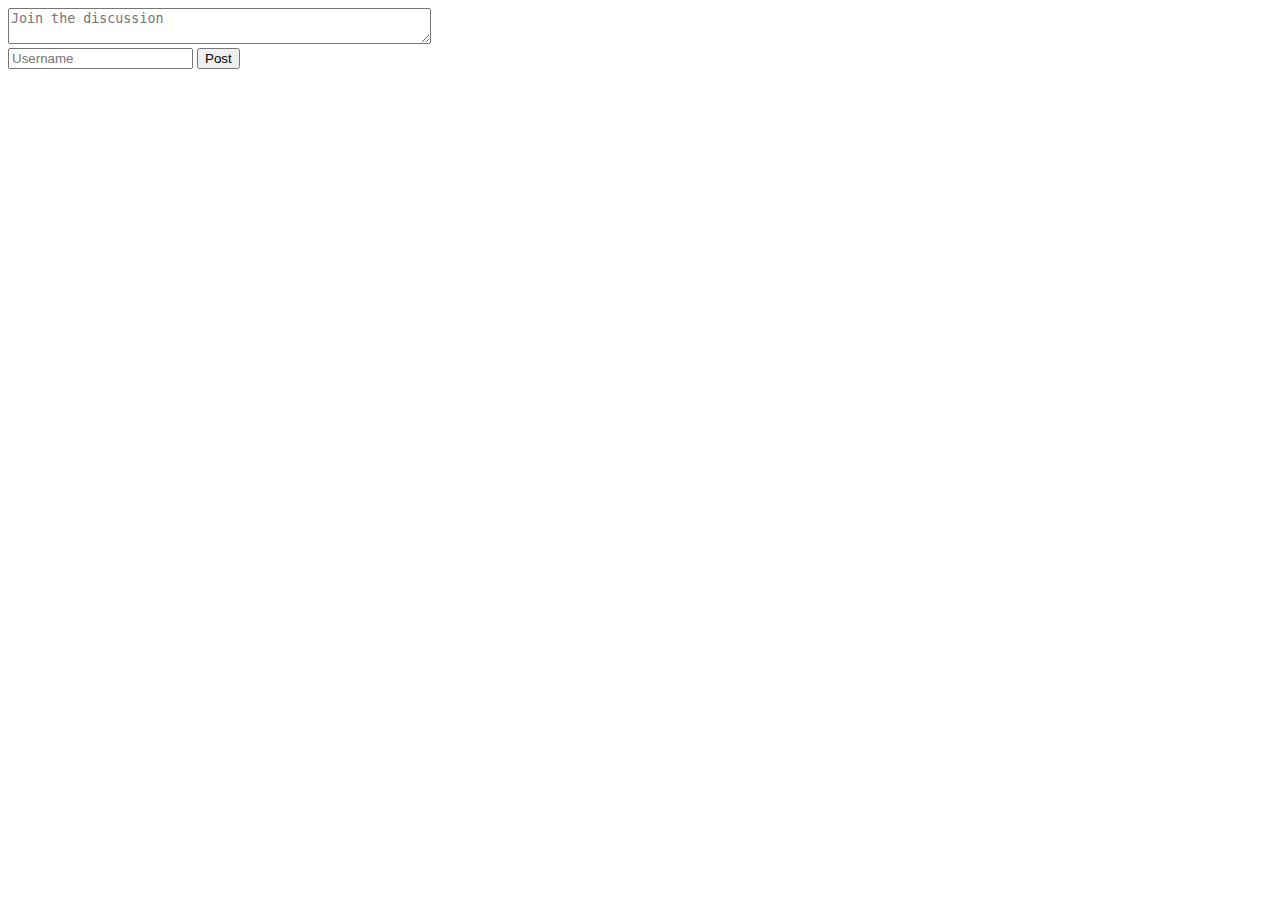
<file: Frontend/CommentWidget/index.html>
<!DOCTYPE html>
<html>
  <head>
    <title>Simple Commenting Widget</title>
    <link href="style.css" type="text/css" rel="stylesheet" />
  </head>
  <body>
    <textarea
      id="joinDiscussion"
      cols="50"
      placeholder="Join the discussion"
    ></textarea>
    <div>
      <input type="input" id="userName" placeholder="Username" />
      <input type="button" value="Post" id="post" />
    </div>
    <section id="viewComments"></section>
  </body>
  <script src="script.js" type="text/javascript"></script>
</html>
</file>
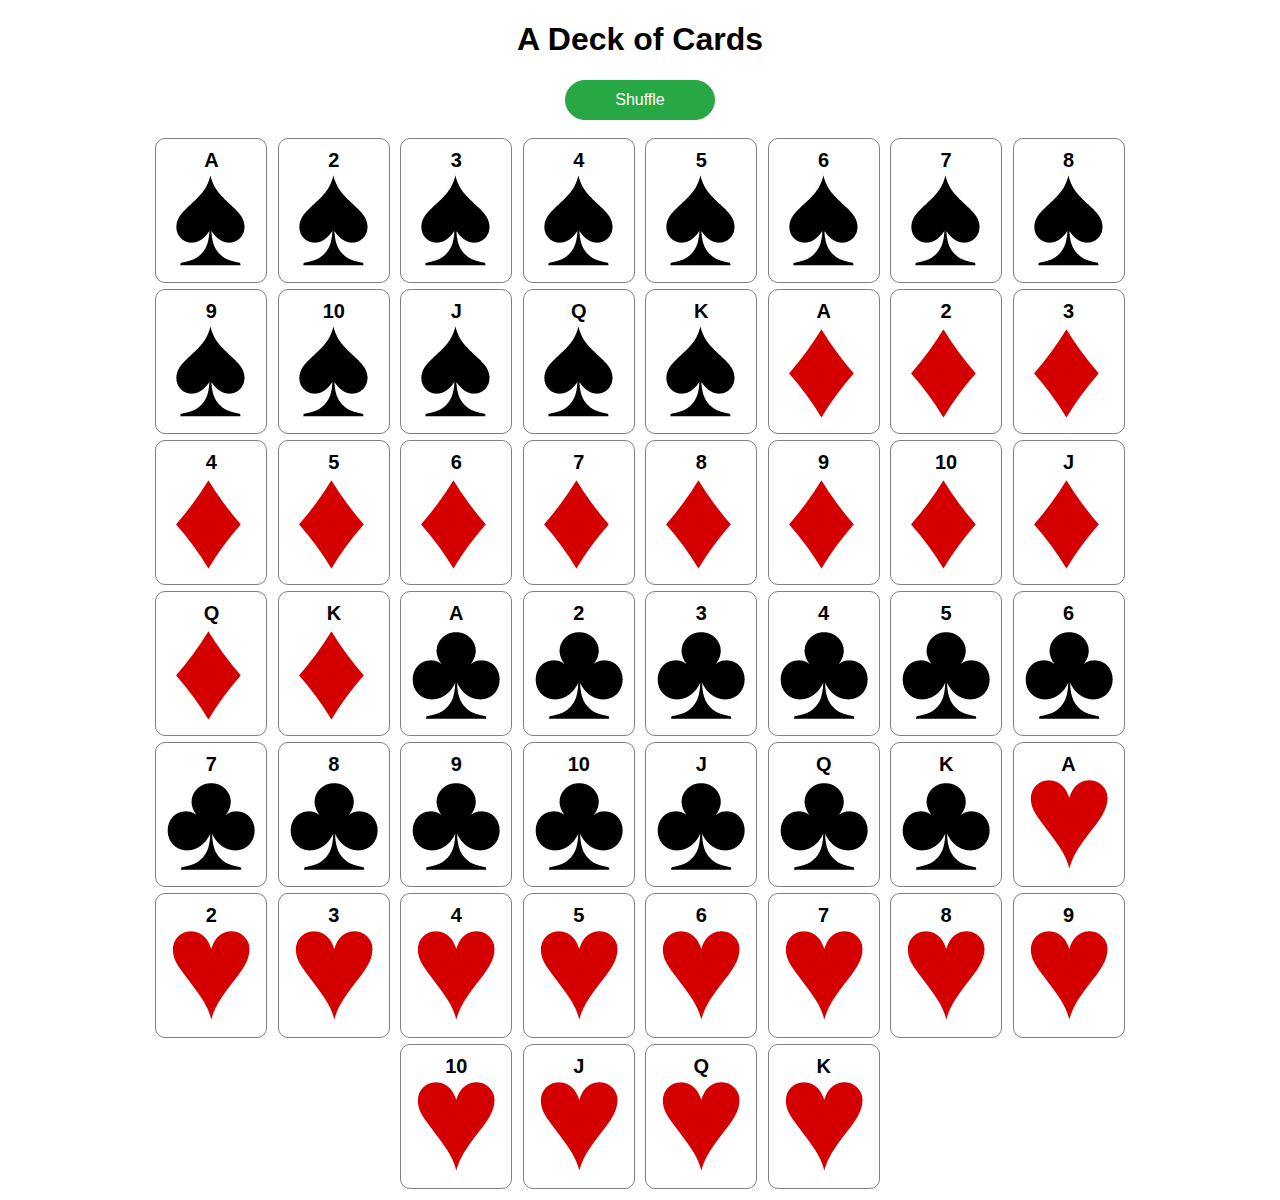
<file: Frontend/DeckOfCards/index.html>
<!DOCTYPE html>
<html>
  <head>
    <meta charset="utf-8" />
    <link rel="stylesheet" href="style.css" />
  </head>
  <body>
    <div class="deck">
      <h1>A Deck of Cards</h1>
      <button class="shuffle">Shuffle</button>
      <div id="deck"></div>

      <script type="text/javascript" src="script.js"></script>
    </div>
  </body>
</html>
</file>
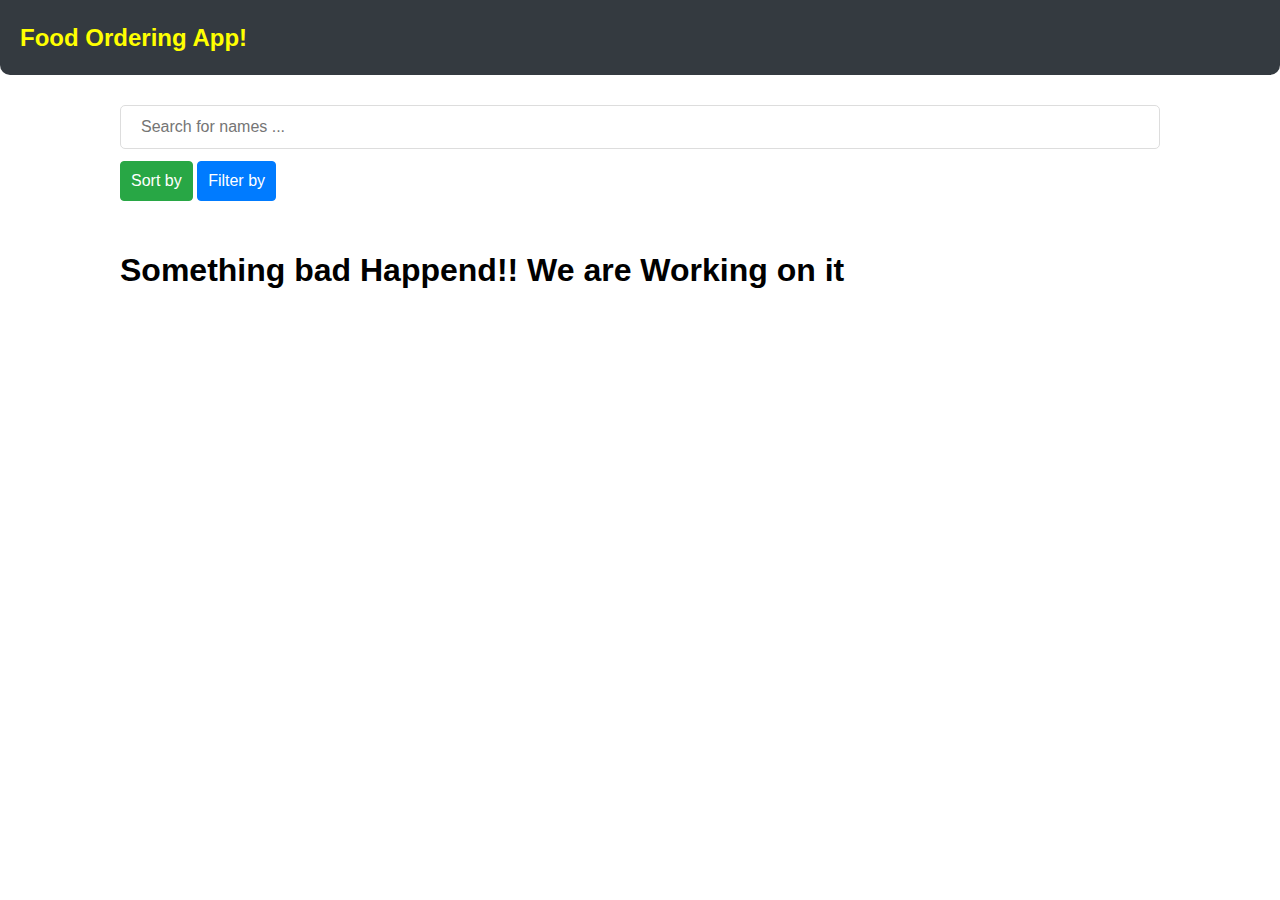
<file: Frontend/FoodOrdering/index.html>
<!DOCTYPE html>
<html>
  <head>
    <meta charset="utf-8" />
    <title>Food Ordering App</title>
    <link rel="stylesheet" href="style.css" />
  </head>

  <body>
    <div class="header">
      <a href="index.html">Food Ordering App!</a>
    </div>
    <div class="container">
      <div>
        <input
          type="text"
          class="search-input"
          id="searchInput"
          placeholder="Search for names ..."
        />
      </div>
      <div class="dropdown">
        <button class="dropdown-button dropdown-sort">Sort by</button>
        <div class="dropdown-content" id="dropdown-sort">
          <a href="#" data-value="Name">Name</a>
          <a href="#" data-value="Rating">Rating</a>
          <a href="#" data-value="ETA">ETA</a>
        </div>
      </div>
      <div class="dropdown">
        <button class="dropdown-button dropdown-filter">Filter by</button>
        <div class="dropdown-content" id="dropdown-filter">
          <a href="#" data-value="">Show All</a>
          <a href="#" data-value="North Indian">North Indian</a>
          <a href="#" data-value="Fast Food">Fast Food</a>
          <a href="#" data-value="Mughlai">Mughlai</a>
          <a href="#" data-value="American">American</a>
          <a href="#" data-value="Indian">Indian</a>
          <a href="#" data-value="Thalis">Thalis</a>
          <a href="#" data-value="Street Food">Street Food</a>
          <a href="#" data-value="Continental">Continental</a>
          <a href="#" data-value="South Indian">South Indian</a>
          <a href="#" data-value="Snacks">Snacks</a>
          <a href="#" data-value="Chinese">Chinese</a>
          <a href="#" data-value="Italian">Italian</a>
          <a href="#" data-value="Cafe">Cafe</a>
        </div>
      </div>
      <div id="RestaurantList" class="restaurant-list"></div>
      <h1 id="NotificationMessage"></h1>
    </div>

    <script src="script.js"></script>
  </body>
</html>
</file>
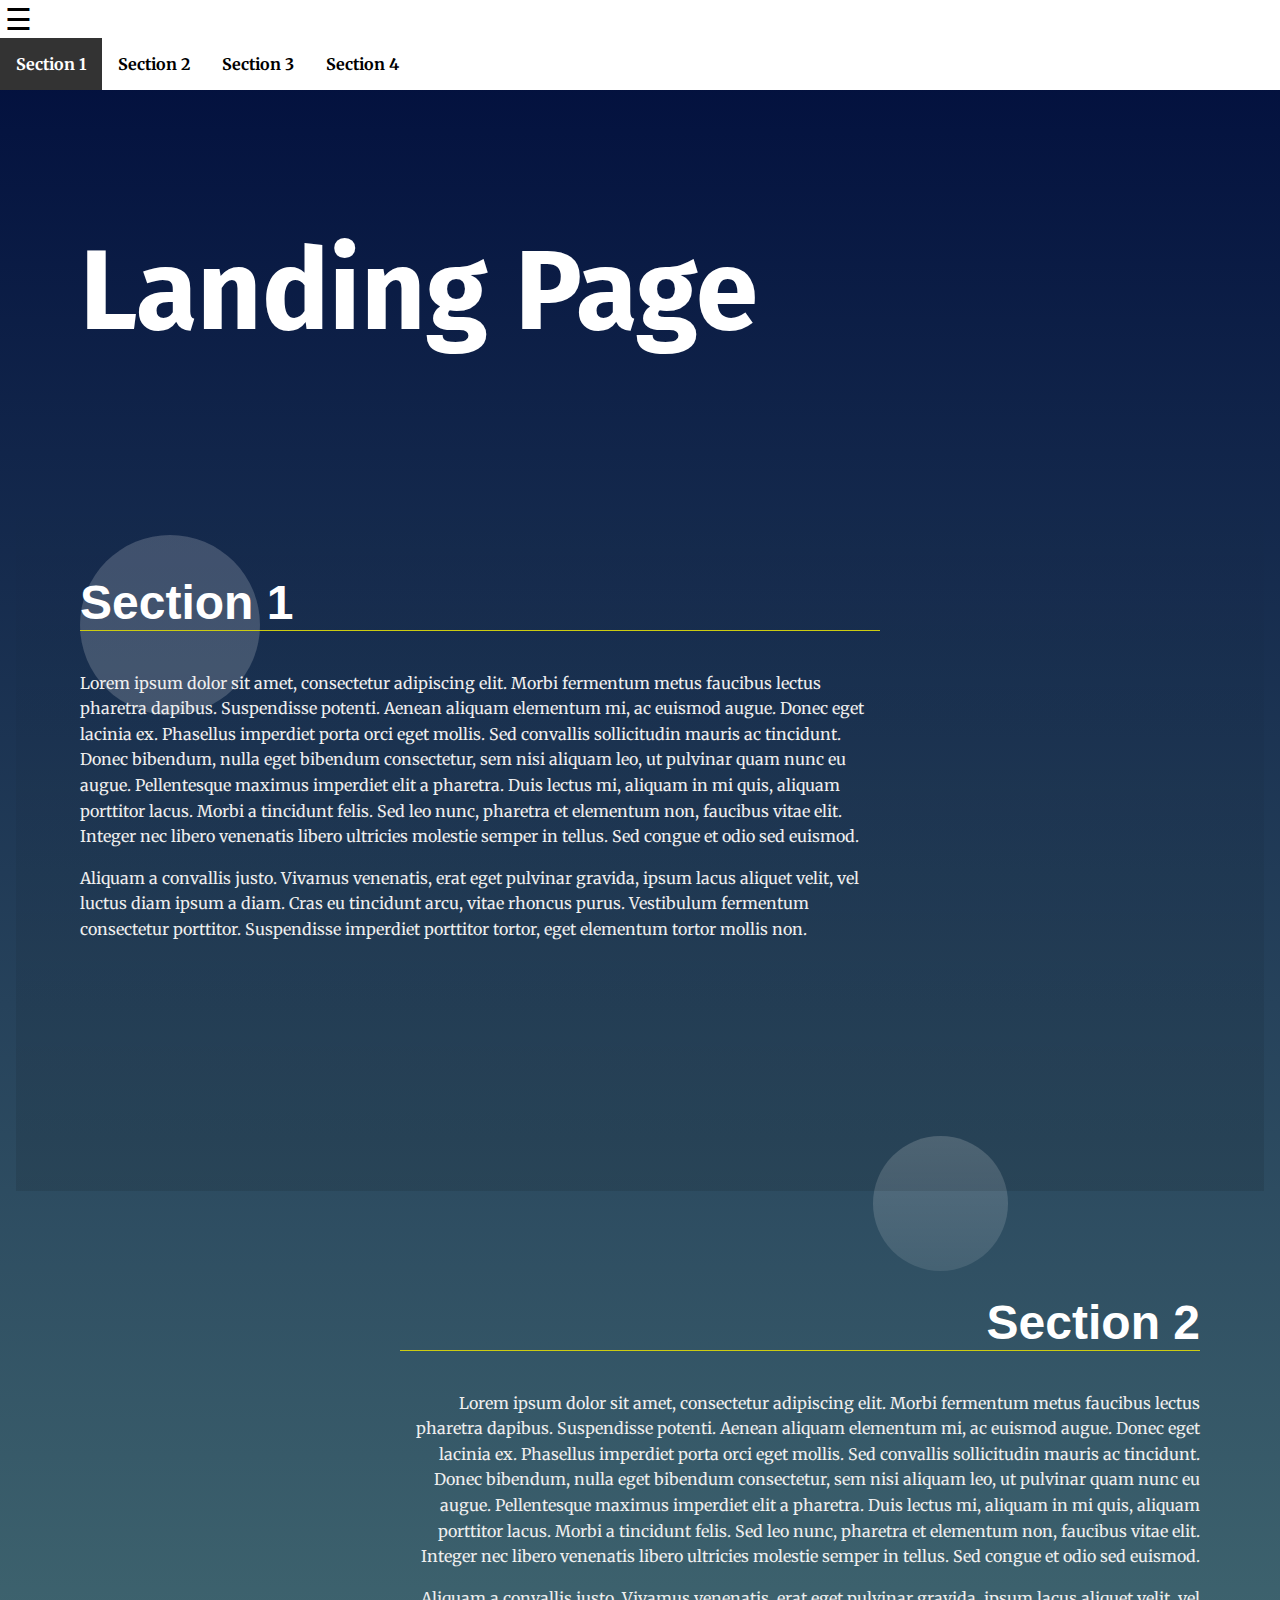
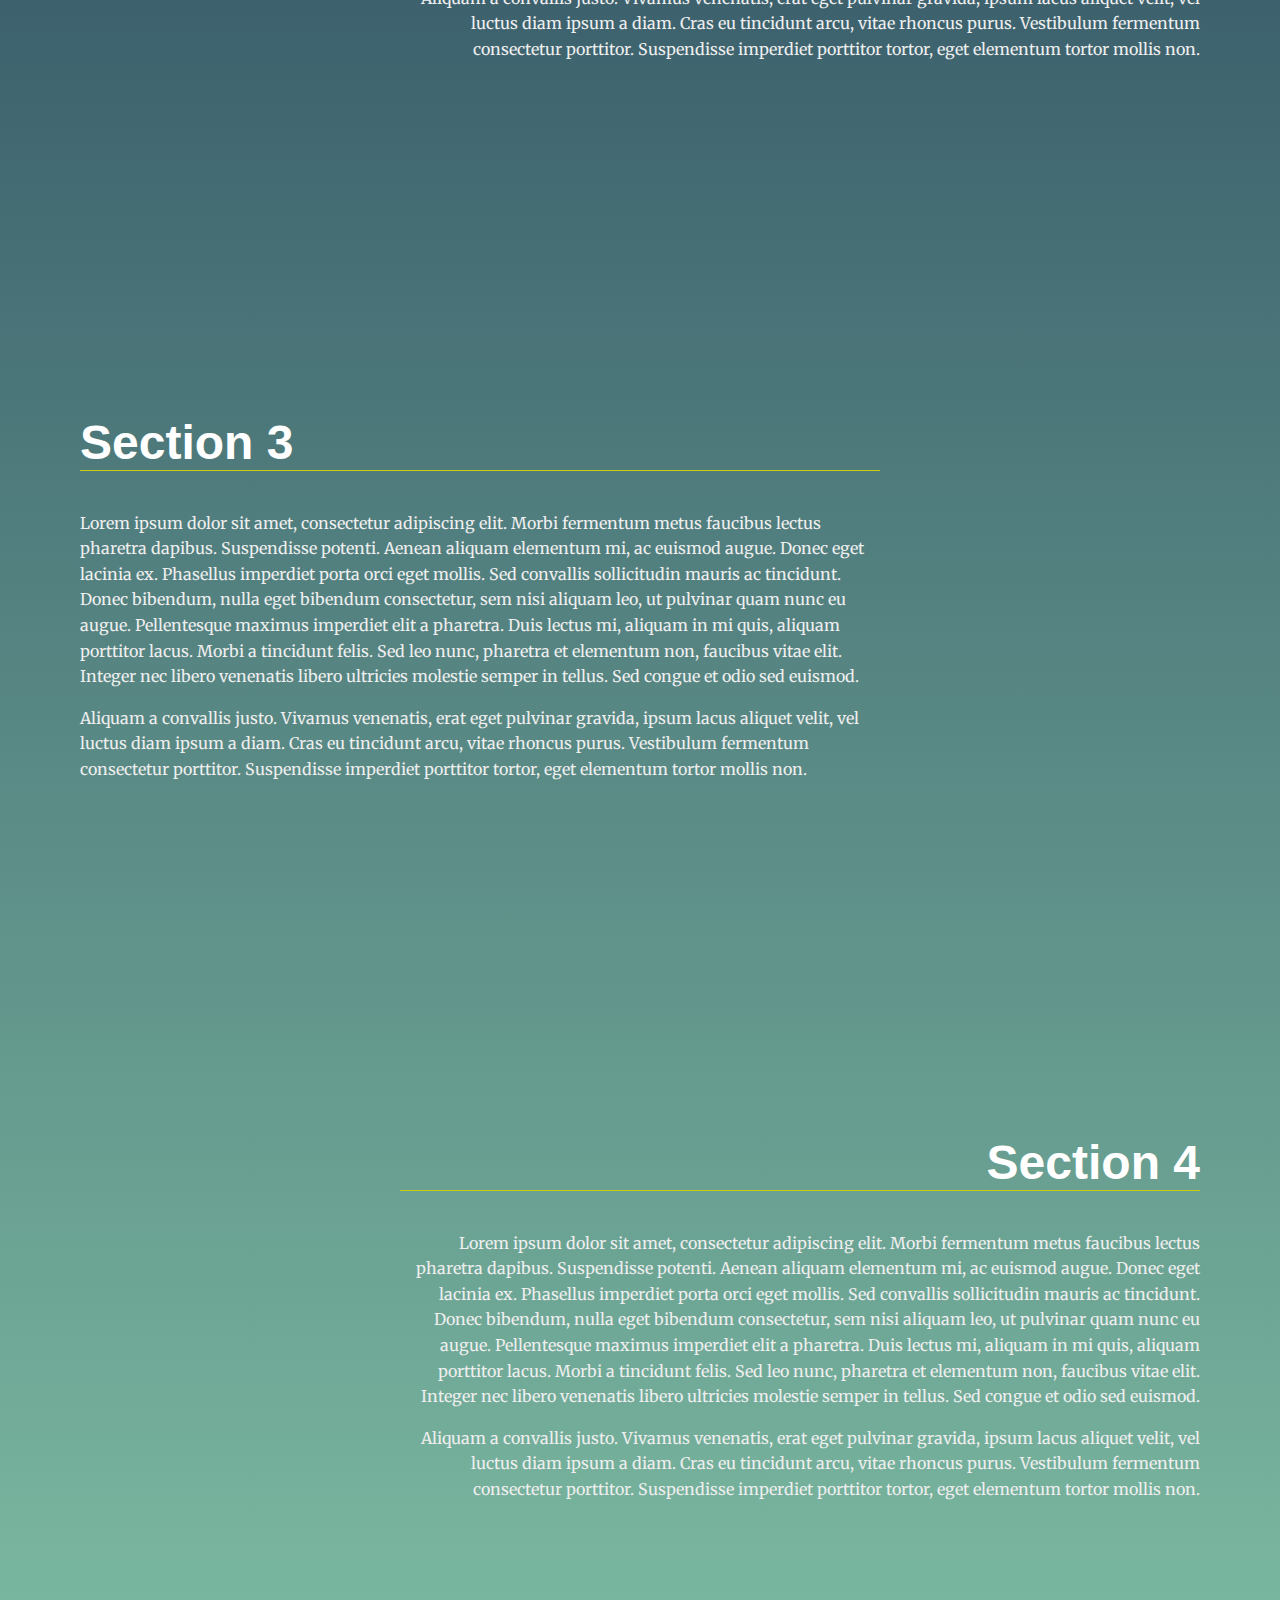
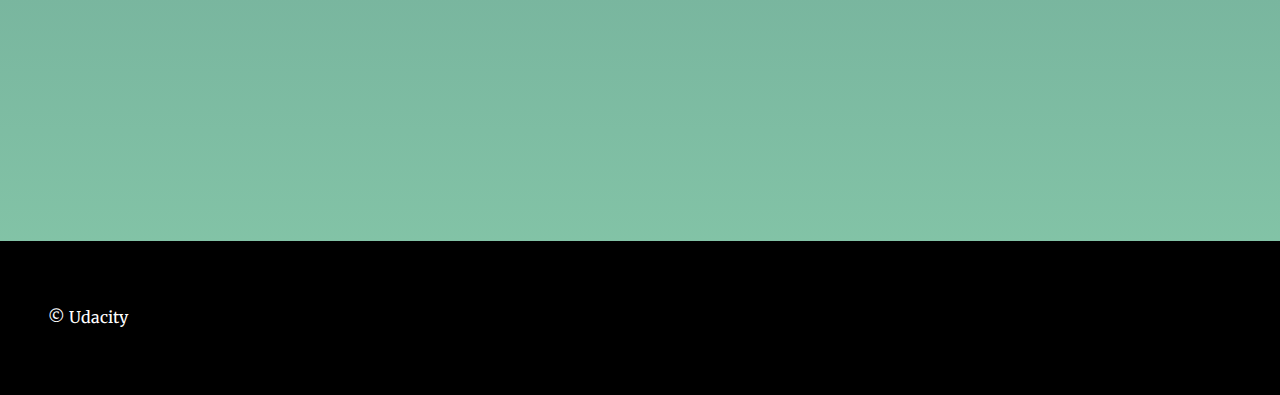
<file: Frontend/Udacity/landing-page/index.html>
<!DOCTYPE html>
<html lang="en">
  <head>
    <meta charset="UTF-8" />
    <meta name="viewport" content="width=device-width, initial-scale=1.0" />
    <meta http-equiv="X-UA-Compatible" content="ie=edge" />
    <title>Manipulating the DOM</title>
    <!-- Load Google Fonts -->
    <link
      href="https://fonts.googleapis.com/css?family=Fira+Sans:900|Merriweather&display=swap"
      rel="stylesheet"
    />
    <!-- Load Styles -->
    <link href="css/styles.css" rel="stylesheet" text="text/css" />
  </head>
  <body>
    <!--
      HTML Follows BEM naming conventions IDs are only used for
      sections to connect menu anchors to sections
    -->
    <header class="page__header">
      <nav class="navbar__menu">
        <!-- Navigation starts as empty UL that will be populated with JS -->
        <ul id="navbar__list"></ul>
      </nav>
    </header>
    <main>
      <header class="main__hero">
        <h1>Landing Page</h1>
      </header>
      <!--
        Each Section has an ID (used for the anchor) and a data
        attribute that will populate the li node.
        Adding more sections will automatically populate nav.
        The first section is set to active class by default
      -->
      <section id="section1" data-nav="Section 1" class="your-active-class">
        <div class="landing__container">
          <h2>Section 1</h2>
          <p>
            Lorem ipsum dolor sit amet, consectetur adipiscing elit. Morbi
            fermentum metus faucibus lectus pharetra dapibus. Suspendisse
            potenti. Aenean aliquam elementum mi, ac euismod augue. Donec eget
            lacinia ex. Phasellus imperdiet porta orci eget mollis. Sed
            convallis sollicitudin mauris ac tincidunt. Donec bibendum, nulla
            eget bibendum consectetur, sem nisi aliquam leo, ut pulvinar quam
            nunc eu augue. Pellentesque maximus imperdiet elit a pharetra. Duis
            lectus mi, aliquam in mi quis, aliquam porttitor lacus. Morbi a
            tincidunt felis. Sed leo nunc, pharetra et elementum non, faucibus
            vitae elit. Integer nec libero venenatis libero ultricies molestie
            semper in tellus. Sed congue et odio sed euismod.
          </p>

          <p>
            Aliquam a convallis justo. Vivamus venenatis, erat eget pulvinar
            gravida, ipsum lacus aliquet velit, vel luctus diam ipsum a diam.
            Cras eu tincidunt arcu, vitae rhoncus purus. Vestibulum fermentum
            consectetur porttitor. Suspendisse imperdiet porttitor tortor, eget
            elementum tortor mollis non.
          </p>
        </div>
      </section>
      <section id="section2" data-nav="Section 2">
        <div class="landing__container">
          <h2>Section 2</h2>
          <p>
            Lorem ipsum dolor sit amet, consectetur adipiscing elit. Morbi
            fermentum metus faucibus lectus pharetra dapibus. Suspendisse
            potenti. Aenean aliquam elementum mi, ac euismod augue. Donec eget
            lacinia ex. Phasellus imperdiet porta orci eget mollis. Sed
            convallis sollicitudin mauris ac tincidunt. Donec bibendum, nulla
            eget bibendum consectetur, sem nisi aliquam leo, ut pulvinar quam
            nunc eu augue. Pellentesque maximus imperdiet elit a pharetra. Duis
            lectus mi, aliquam in mi quis, aliquam porttitor lacus. Morbi a
            tincidunt felis. Sed leo nunc, pharetra et elementum non, faucibus
            vitae elit. Integer nec libero venenatis libero ultricies molestie
            semper in tellus. Sed congue et odio sed euismod.
          </p>

          <p>
            Aliquam a convallis justo. Vivamus venenatis, erat eget pulvinar
            gravida, ipsum lacus aliquet velit, vel luctus diam ipsum a diam.
            Cras eu tincidunt arcu, vitae rhoncus purus. Vestibulum fermentum
            consectetur porttitor. Suspendisse imperdiet porttitor tortor, eget
            elementum tortor mollis non.
          </p>
        </div>
      </section>
      <section id="section3" data-nav="Section 3">
        <div class="landing__container">
          <h2>Section 3</h2>
          <p>
            Lorem ipsum dolor sit amet, consectetur adipiscing elit. Morbi
            fermentum metus faucibus lectus pharetra dapibus. Suspendisse
            potenti. Aenean aliquam elementum mi, ac euismod augue. Donec eget
            lacinia ex. Phasellus imperdiet porta orci eget mollis. Sed
            convallis sollicitudin mauris ac tincidunt. Donec bibendum, nulla
            eget bibendum consectetur, sem nisi aliquam leo, ut pulvinar quam
            nunc eu augue. Pellentesque maximus imperdiet elit a pharetra. Duis
            lectus mi, aliquam in mi quis, aliquam porttitor lacus. Morbi a
            tincidunt felis. Sed leo nunc, pharetra et elementum non, faucibus
            vitae elit. Integer nec libero venenatis libero ultricies molestie
            semper in tellus. Sed congue et odio sed euismod.
          </p>

          <p>
            Aliquam a convallis justo. Vivamus venenatis, erat eget pulvinar
            gravida, ipsum lacus aliquet velit, vel luctus diam ipsum a diam.
            Cras eu tincidunt arcu, vitae rhoncus purus. Vestibulum fermentum
            consectetur porttitor. Suspendisse imperdiet porttitor tortor, eget
            elementum tortor mollis non.
          </p>
        </div>
      </section>
      <section id="section4" data-nav="Section 4">
        <div class="landing__container">
          <h2>Section 4</h2>
          <p>
            Lorem ipsum dolor sit amet, consectetur adipiscing elit. Morbi
            fermentum metus faucibus lectus pharetra dapibus. Suspendisse
            potenti. Aenean aliquam elementum mi, ac euismod augue. Donec eget
            lacinia ex. Phasellus imperdiet porta orci eget mollis. Sed
            convallis sollicitudin mauris ac tincidunt. Donec bibendum, nulla
            eget bibendum consectetur, sem nisi aliquam leo, ut pulvinar quam
            nunc eu augue. Pellentesque maximus imperdiet elit a pharetra. Duis
            lectus mi, aliquam in mi quis, aliquam porttitor lacus. Morbi a
            tincidunt felis. Sed leo nunc, pharetra et elementum non, faucibus
            vitae elit. Integer nec libero venenatis libero ultricies molestie
            semper in tellus. Sed congue et odio sed euismod.
          </p>

          <p>
            Aliquam a convallis justo. Vivamus venenatis, erat eget pulvinar
            gravida, ipsum lacus aliquet velit, vel luctus diam ipsum a diam.
            Cras eu tincidunt arcu, vitae rhoncus purus. Vestibulum fermentum
            consectetur porttitor. Suspendisse imperdiet porttitor tortor, eget
            elementum tortor mollis non.
          </p>
        </div>
      </section>
    </main>
    <footer class="page__footer">
      <p>&copy Udacity</p>
    </footer>
    <!-- Load JavaScripts -->
    <script src="js/app.js" type="text/javascript"></script>
  </body>
</html>
</file>
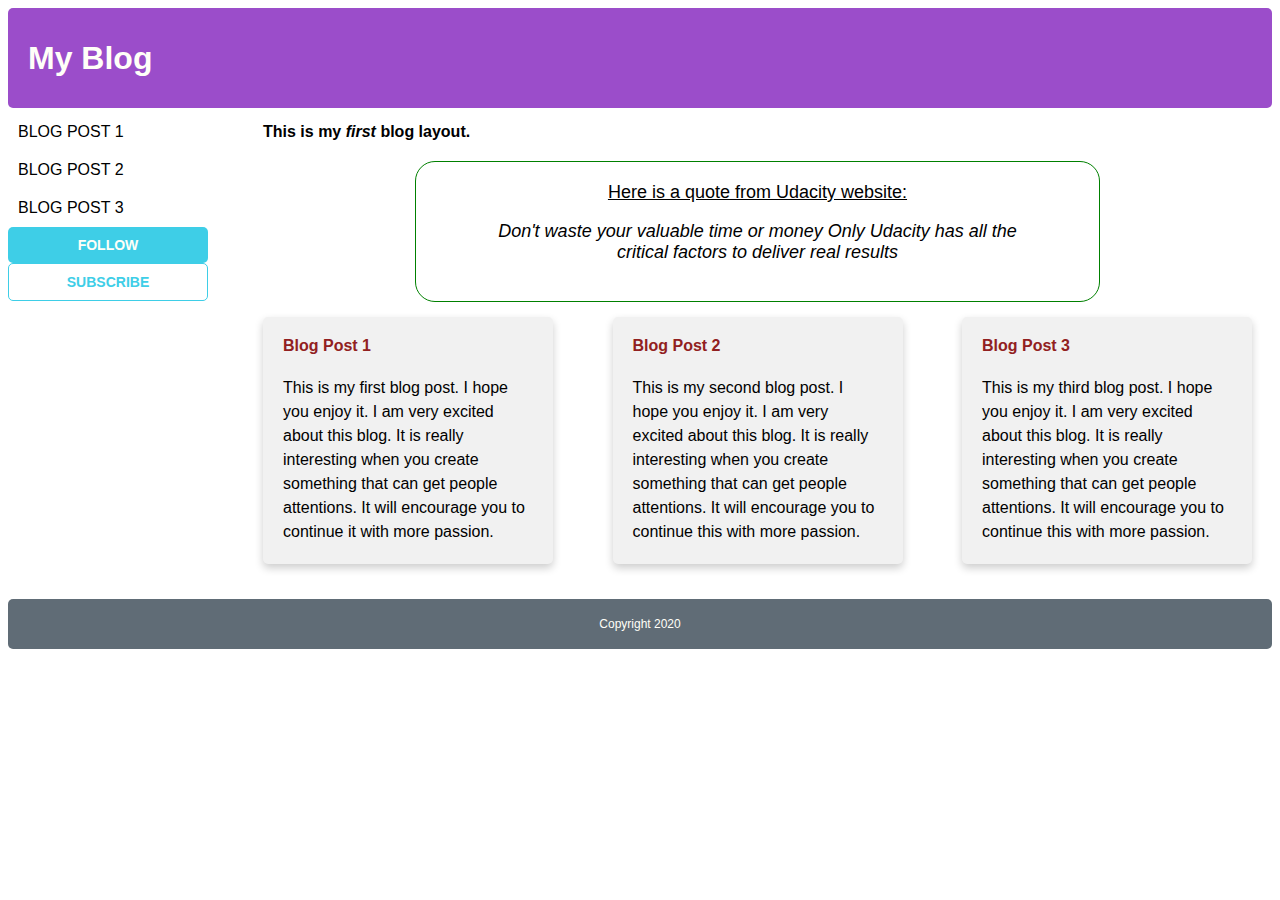
<file: Frontend/Udacity/personal-blog/index.html>
<!DOCTYPE html>
<html>
  <head>
    <meta charset="UTF-8">
    <meta name="description" content="Free Web tutorials">
    <meta name="keywords" content="HTML, CSS, JavaScript">
    <meta name="author" content="John Doe">
    <meta name="viewport" content="width=device-width, initial-scale=1.0">

    <link rel="stylesheet" type="text/css" href="css/blog-homepage.css" />
  </head>
  <body>
    <div class="container">
      <header class="header">
        <h1>My Blog</h1>
      </header>
      <div class="sidebar">
        <ul>
          <li>
            <a class="button-link" href="./pages/blogpost1.html">Blog Post 1</a>
          </li>
          <li>
            <a class="button-link" href="./pages/blogpost2.html">Blog Post 2</a>
          </li>
          <li>
            <a class="button-link" href="./pages/blogpost3.html">Blog Post 3</a>
          </li>
        </ul>
        <div>
          <a class="button-default" href="#">Follow</a>
          <a class="button-outlined" href="#">Subscribe</a>
        </div>
      </div>
      <div class="main">
        <p>
          <strong>This is my <em>first</em> blog layout.</strong>
          <div class="quote-section">
            <span class="quote">Here is a quote from Udacity website:</span>
            <blockquote cite="http://www.udacity.com">
              <span>Don't waste your valuable time or money Only Udacity has all the critical factors to deliver real results</span>
            </blockquote>
          </div>
        </p>
        <section class="post-container">
          <article class="card blog-post">
            <a href="./pages/blogpost1.html">
              <h4>Blog Post 1</h4>
              <p>
                This is my first blog post. I hope you enjoy it. I am very
                excited about this blog. It is really interesting when you
                create something that can get people attentions. It will encourage
                you to continue it with more passion.
              </p>
            </a>
          </article>
          <article class="card blog-post">
            <a href="./pages/blogpost2.html">
              <h4>Blog Post 2</h4>
              <p>
                This is my second blog post. I hope you enjoy it. I am very
                excited about this blog. It is really interesting when you
                create something that can get people attentions. It will encourage
                you to continue this with more passion.
              </p>
            </a>
          </article>
          <article class="card blog-post">
            <a href="./pages/blogpost3.html">
              <h4>Blog Post 3</h4>
              <p>
                This is my third blog post. I hope you enjoy it. I am very
                excited about this blog. It is really interesting when you
                create something that can get people attentions. It will encourage
                you to continue this with more passion.
              </p>
            </a>
          </article>
        </section>
      </div>
      <footer class="footer">
        <span>Copyright 2020</span>
      </footer>
    </div>
  </body>
</html>
</file>
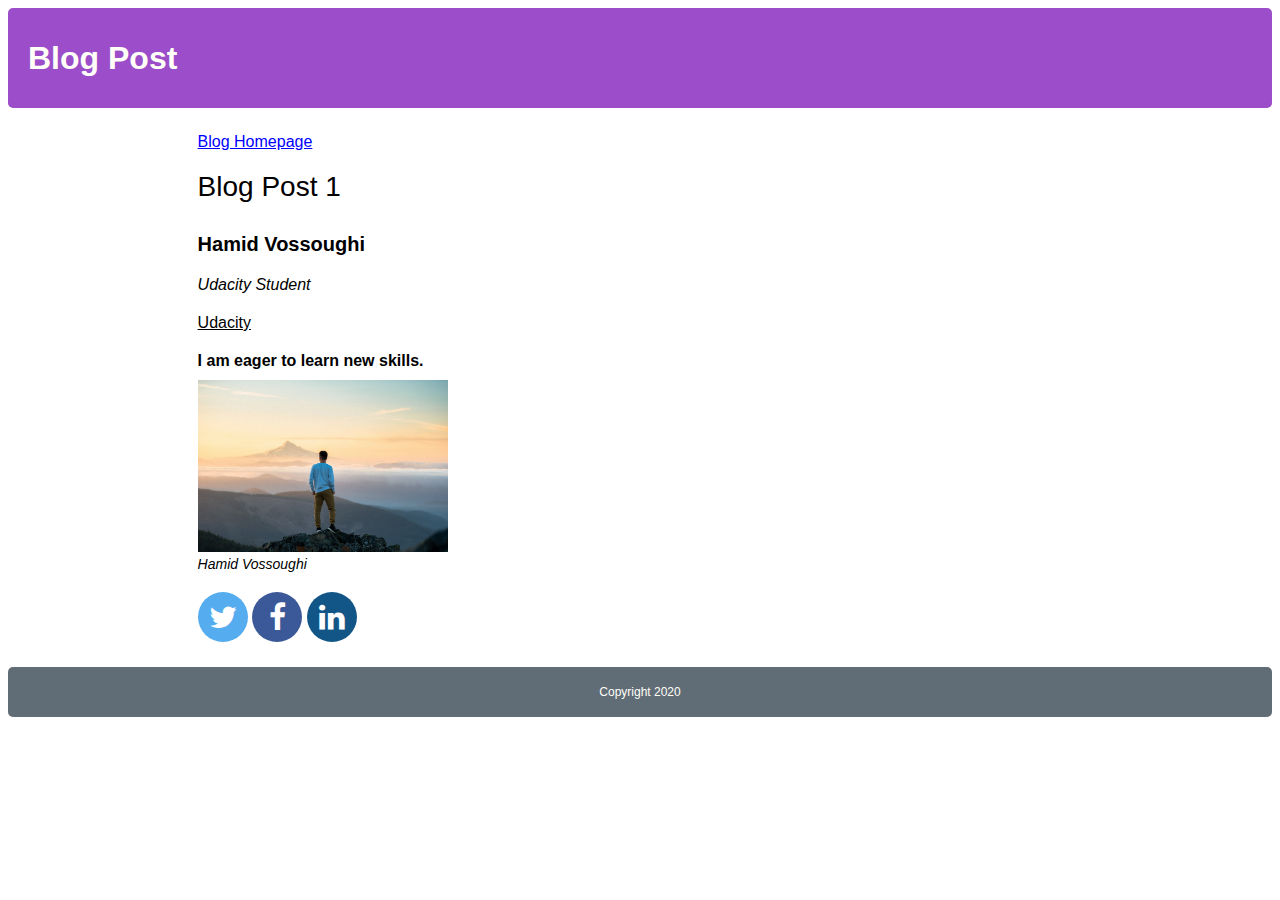
<file: Frontend/Udacity/personal-blog/pages/blogpost1.html>
<!DOCTYPE html>
<html>
  <head>
    <meta charset="UTF-8" />
    <meta name="description" content="Free Web tutorials" />
    <meta name="keywords" content="HTML, CSS, JavaScript" />
    <meta name="author" content="John Doe" />
    <meta name="viewport" content="width=device-width, initial-scale=1.0" />

    <link rel="stylesheet" type="text/css" href="../css/blog-post.css" />
  </head>
  <body>
    <dev class="container">
      <header class="header">
        <h1>Blog Post</h1>
      </header>
      <section class="main">
        <div class="back-to-hp"><a href="../index.html">Blog Homepage</a></div>

        <div class="blog-title">Blog Post 1</div>

        <div class="author-info">
          <div class="author-name">Hamid Vossoughi</div>
          <div class="author-title">Udacity Student</div>
          <div class="author-company">Udacity</div>
          <div class="author-desc">I am eager to learn new skills.</div>
          <figure>
            <img src="../images/article-bg.jpg" alt="Avatar" />
            <figcaption>Hamid Vossoughi</figcaption>
          </figure>
        </div>

        <div class="socialmediaicons">
          <a
            href="https://www.twitter.com"
            class="twitter"
            title="Twitter"
            target="_blank"
          ></a>
          <a
            href="https://www.facebook.com"
            class="facebook"
            title="Facebook"
            target="_blank"
          ></a>
          <a
            href="https://www.LinkedIn.com"
            class="linkedin"
            title="LinkedIn"
            target="_blank"
          ></a>
        </div>
      </section>
      <footer class="footer">
        <span>Copyright 2020</span>
      </footer>
    </dev>
  </body>
</html>
</file>
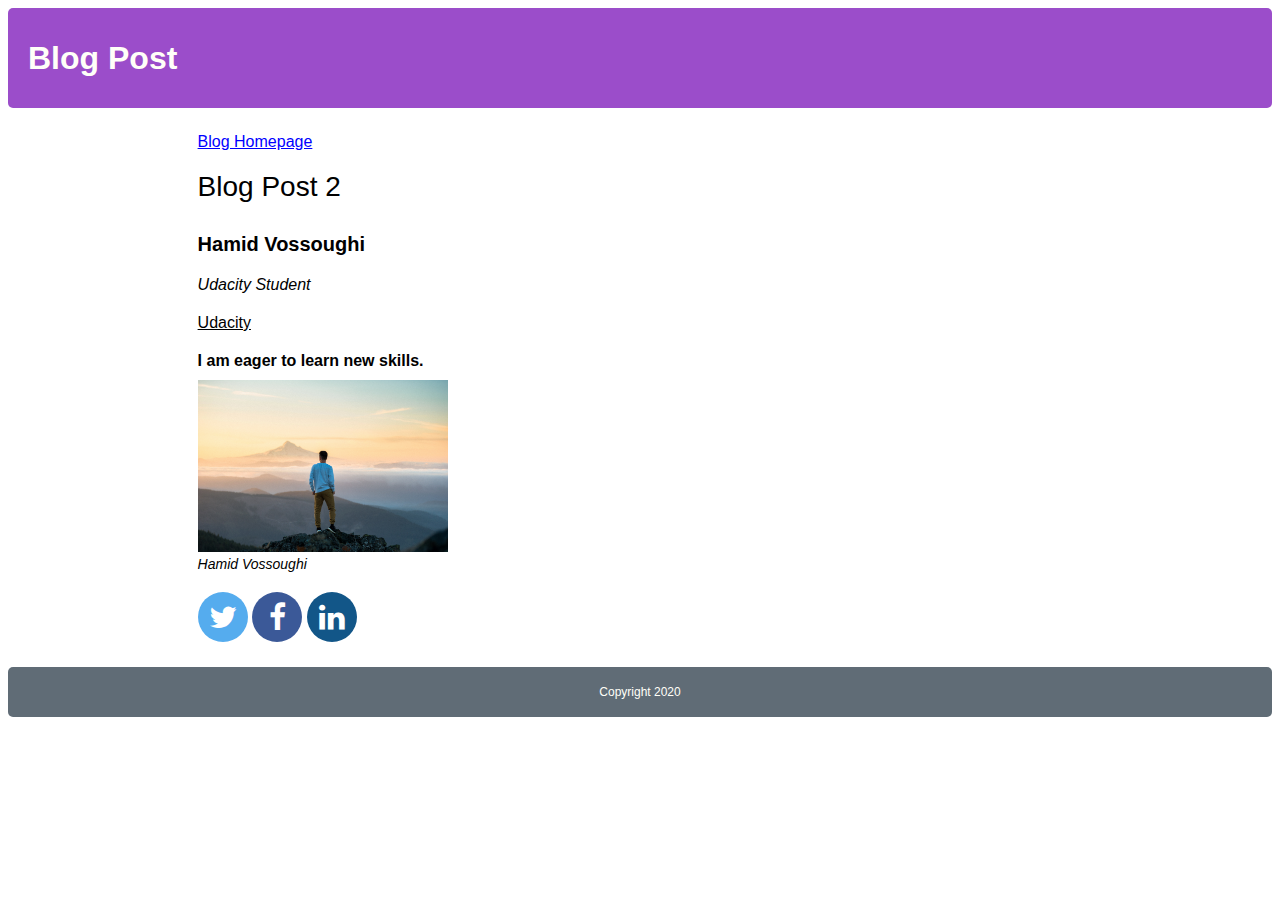
<file: Frontend/Udacity/personal-blog/pages/blogpost2.html>
<!DOCTYPE html>
<html>
  <head>
    <meta charset="UTF-8" />
    <meta name="description" content="Free Web tutorials" />
    <meta name="keywords" content="HTML, CSS, JavaScript" />
    <meta name="author" content="John Doe" />
    <meta name="viewport" content="width=device-width, initial-scale=1.0" />

    <link rel="stylesheet" type="text/css" href="../css/blog-post.css" />
  </head>
  <body>
    <dev class="container">
      <header class="header">
        <h1>Blog Post</h1>
      </header>
      <section class="main">
        <div class="back-to-hp"><a href="../index.html">Blog Homepage</a></div>

        <div class="blog-title">Blog Post 2</div>

        <div class="author-info">
          <div class="author-name">Hamid Vossoughi</div>
          <div class="author-title">Udacity Student</div>
          <div class="author-company">Udacity</div>
          <div class="author-desc">I am eager to learn new skills.</div>
          <figure>
            <img src="../images/article-bg.jpg" alt="Avatar" />
            <figcaption>Hamid Vossoughi</figcaption>
          </figure>
        </div>

        <div class="socialmediaicons">
          <a href="https://www.twitter.com" class="twitter" title="Twitter" target="_blank"></a>
          <a href="https://www.facebook.com" class="facebook" title="Facebook" target="_blank"></a>
          <a href="https://www.LinkedIn.com" class="linkedin" title="LinkedIn" target="_blank"></a>
        </div>
      </section>
      <footer class="footer">
        <span>Copyright 2020</span>
      </footer>
    </dev>
  </body>
</html>
</file>
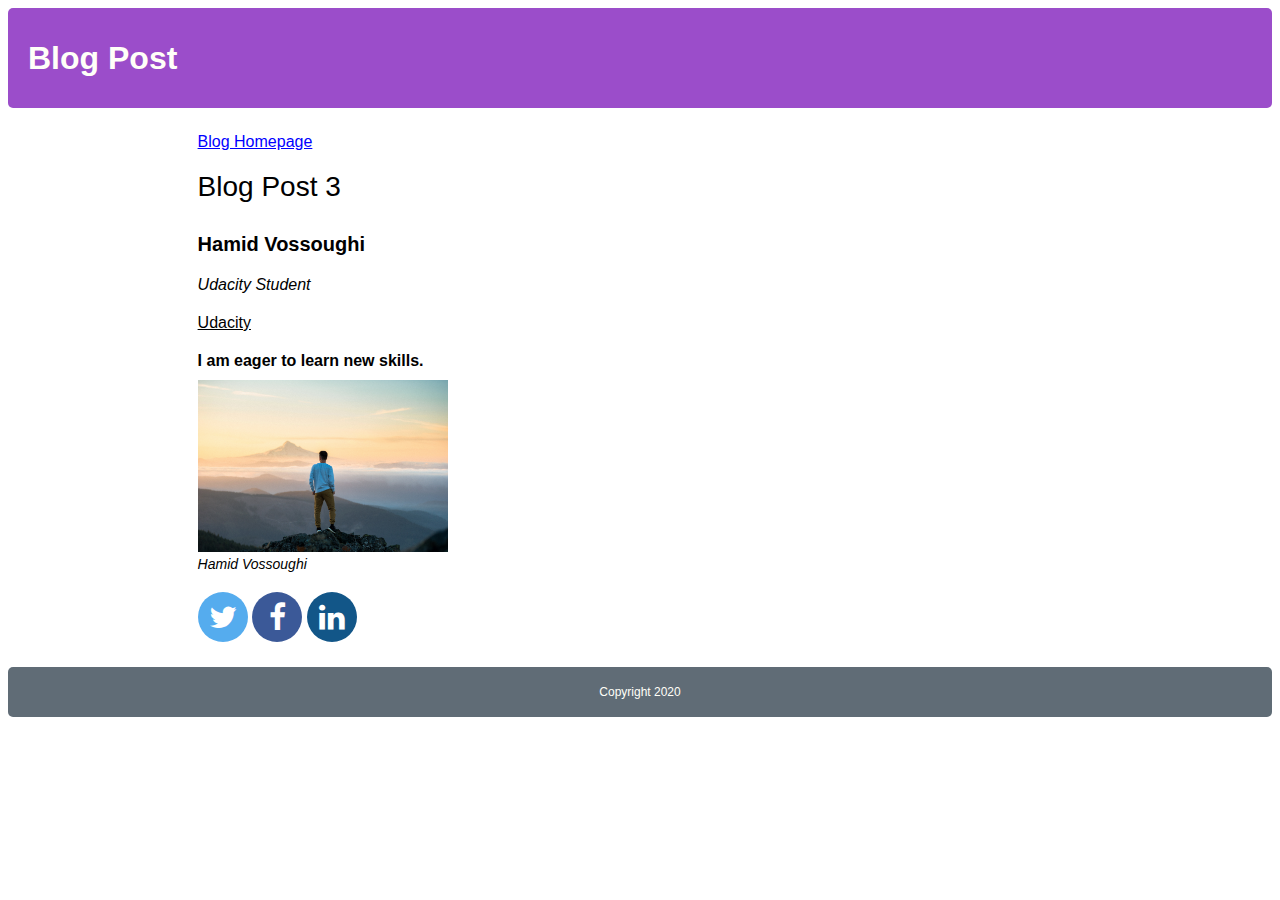
<file: Frontend/Udacity/personal-blog/pages/blogpost3.html>
<!DOCTYPE html>
<html>
  <head>
    <meta charset="UTF-8" />
    <meta name="description" content="Free Web tutorials" />
    <meta name="keywords" content="HTML, CSS, JavaScript" />
    <meta name="author" content="John Doe" />
    <meta name="viewport" content="width=device-width, initial-scale=1.0" />

    <link rel="stylesheet" type="text/css" href="../css/blog-post.css" />
  </head>
  <body>
    <dev class="container">
      <header class="header">
        <h1>Blog Post</h1>
      </header>
      <section class="main">
        <div class="back-to-hp"><a href="../index.html">Blog Homepage</a></div>

        <div class="blog-title">Blog Post 3</div>

        <div class="author-info">
          <div class="author-name">Hamid Vossoughi</div>
          <div class="author-title">Udacity Student</div>
          <div class="author-company">Udacity</div>
          <div class="author-desc">I am eager to learn new skills.</div>
          <figure>
            <img src="../images/article-bg.jpg" alt="Avatar" />
            <figcaption>Hamid Vossoughi</figcaption>
          </figure>
        </div>

        <div class="socialmediaicons">
          <a href="https://www.twitter.com" class="twitter" title="Twitter" target="_blank"></a>
          <a href="https://www.facebook.com" class="facebook" title="Facebook" target="_blank"></a>
          <a href="https://www.LinkedIn.com" class="linkedin" title="LinkedIn" target="_blank"></a>
        </div>
      </section>
      <footer class="footer">
        <span>Copyright 2020</span>
      </footer>
    </dev>
  </body>
</html>
</file>
<file: Frontend/CommentWidget/style.css>
.mainUL {
    list-style: none;
    padding-left: 10px;
}
.mainUL:first-child {
    padding-left: 0;
}
.mainDiv {
    width: 400px;
    border: 1px solid lightgray;
    border-radius: 5px;
    padding: 10px;
}
.commentDiv {
    width: 100%;
}
.actionDiv {
    display: flex;
    width: 180px;
    margin: 0 0 0 auto;
}
.actionDiv button {
    width: 100%;
}
.hiddenReplyDiv {
    width: 100%;
    padding-top: 15px;
}
.editCommentDiv,
.replyCommentDiv {
    padding: 5px 0;
}
.replyUsernameInput,
.replyCommentInput,
.editCommentInput {
    width: 100%;
}
.commentUserNameDiv {
    color: gray;
    font-size: 12px;
}
</file>
<file: Frontend/DeckOfCards/style.css>
.deck {
  width: 85%;
  margin: 0 auto;
  text-align: center;
}

body {
  font-family: sans-serif;
}

.shuffle {
  color: white;
  width: 100%;
  padding: 10px;
  font-size: 16px;
  border: 1px solid transparent;
  border-radius: 1.5rem;
  cursor: pointer;
  background-color: #28a745;
  border-color: #28a745;
  width: 150px;
  margin-bottom: 15px;
}

.card {
  display: inline-block;
  padding: 10px;
  border: solid 1px #808080;
  border-radius: 10px;
  margin: 3px;
}

.card .value {
  font-size: 15pt;
  font-weight: bold;
}

.card .suit {
  background-image: url("card.png");
  height: 100px;
  width: 90px;
}

.card .spades {
  background-position-x: 5px;
}

.card .diamonds {
  background-position-x: 3px;
  background-position-y: 100px;
}

.card .clubs {
  background-position-x: 92px;
  background-position-y: 100px;
}

.card .hearts {
  background-position-x: 92px;
}
</file>
<file: Frontend/FoodOrdering/style.css>
* {
  box-sizing: border-box;
}

body {
  font-family: "Segoe UI", "Helvetica Neue", Arial, "Noto Sans", sans-serif,
    "Segoe UI Emoji", "Segoe UI Symbol";
  margin: 0;
  padding: 0;
}

div {
  display: block;
}

a {
  text-decoration: none;
}

a:hover {
  text-decoration: none;
}

.header {
  width: 100%;
  height: 75px;
  background-color: #343a40;
  position: relative;
  border-bottom-left-radius: 10px;
  border-bottom-right-radius: 10px;
}

.header a {
  position: absolute;
  top: 50%;
  left: 20px;
  transform: translate(0, -50%);
  font-size: 24px;
  font-weight: bold;
  color: yellow;
  text-decoration: none;
}

.container {
  width: 100%;
  margin: 30px auto 0;
}

.container .search-input {
  background-position: 10px 12px;
  background-repeat: no-repeat;
  width: 100%;
  font-size: 16px;
  padding: 12px 20px;
  border: 1px solid #ddd;
  margin-bottom: 12px;
  border-radius: 5px;
}

.container .dropdown {
  position: relative;
  display: inline-block;
}

.container .dropdown .dropdown-button {
  color: white;
  width: 100%;
  padding: 10px;
  font-size: 16px;
  border: 1px solid transparent;
  border-radius: 0.25rem;
  cursor: pointer;
}

.container .dropdown .dropdown-sort {
  background-color: #28a745;
  border-color: #28a745;
}

.container .dropdown .dropdown-filter {
  background-color: #007bff;
  border-color: #007bff;
}

.container .dropdown .dropdown-content {
  display: none;
  position: absolute;
  background-color: #f9f9f9;
  min-width: 160px;
  box-shadow: 0px 8px 16px 0px rgba(0, 0, 0, 0.2);
  z-index: 1;
}

.container .dropdown .dropdown-content a {
  color: black;
  padding: 12px 16px;
  text-decoration: none;
  display: block;
}

.container .dropdown .dropdown-content a:hover {
  background-color: #f1f1f1;
}

.container .dropdown:hover .dropdown-content {
  display: block;
}

.container .dropdown:hover .dropdown-button {
  border: 2px solid gray;
}

.container .restaurant-list {
  padding-top: 30px;
  display: grid;
  grid-template-columns: auto auto auto auto;
  justify-content: flex-start;
}

.container .restaurant-list .card {
  width: 233px;
  margin-bottom: 30px;
  margin-right: 35px;
  position: relative;
  display: -ms-flexbox;
  display: flex;
  -ms-flex-direction: column;
  flex-direction: column;
  min-width: 0;
  word-wrap: break-word;
  background-color: #fff;
  background-clip: border-box;
  border: 1px solid rgba(0, 0, 0, 0.125);
  border-radius: 0.25rem;
}

.container .restaurant-list .card:nth-child(4n) {
  margin-right: 0;
}

.container .restaurant-list .card .card-img-top {
  width: 100%;
  border-top-left-radius: calc(0.25rem - 1px);
  border-top-right-radius: calc(0.25rem - 1px);
  vertical-align: middle;
  border-style: none;
}

.container .restaurant-list .card .card-body {
  -ms-flex: 1 1 auto;
  flex: 1 1 auto;
  padding: 10px;
  display: grid;
}

.container .restaurant-list .card .card-body .card-title {
  font-size: 14px;
  font-weight: bold;
  margin-bottom: 0.25rem;
  margin-top: 0;
  line-height: 1.2;
  display: block;
}

.container .restaurant-list .card .card-body .tags {
  color: gray;
  font-size: 12px;
}

.container .restaurant-list .card .card-body .details {
  display: grid;
  grid-template-columns: 45px 70px 70px;
  justify-content: space-between;
  align-content: flex-end;
}

.container .restaurant-list .card .card-body .details .rating {
  background-color: #ce5950;
  display: inline;
  font-size: 12px;
  color: white;
  border-radius: 5px;
  padding: 5px;
  text-align: center;
}

.container .restaurant-list .card .card-body .details .eta {
  background-color: #83aef0;
  display: inline;
  font-size: 12px;
  color: white;
  border-radius: 5px;
  padding: 5px;
  text-align: center;
}

.container .restaurant-list .card .card-body .details .view-menu {
  background-color: seagreen;
  display: inline;
  font-size: 12px;
  color: white;
  border-radius: 5px;
  padding: 5px;
  text-align: center;
}

.container .restaurant-list .card .card-body .details .view-menu:hover {
  color: yellow;
  text-decoration: none;
}

@media only screen and (min-width: 1180px) {
  .container {
    max-width: 1040px;
  }
}

@media only screen and (min-width: 1024px) and (max-width: 1179px) {
  .container {
    max-width: 884px;
  }
  .container .restaurant-list {
    grid-template-columns: auto auto auto auto;
  }
  .container .restaurant-list .card {
    width: 213px;
    margin-right: 10px;
  }
}

@media only screen and (min-width: 768px) and (max-width: 1023px) {
  .container {
    max-width: 688px;
  }
  .container .restaurant-list {
    grid-template-columns: auto auto auto;
  }
  .container .restaurant-list .card {
    width: 222px;
    margin-right: 10px;
  }
}

@media only screen and (max-width: 767px) {
  .container {
    max-width: calc(100% - 60px);
    margin: 30px 30px 0;
  }
  .container .restaurant-list {
    grid-template-columns: 100%;
    padding-top: 20px;
  }
  .container .restaurant-list .card {
    width: 100%;
    margin-right: 0;
    margin-bottom: 10px;
    flex-direction: row;
  }
  .container .restaurant-list .card .card-img-top {
    width: 150px;
  }
  .header a {
    left: 50%;
    transform: translate(-50%, -50%);
    font-size: 22px;
  }
}
</file>
<file: Frontend/Udacity/personal-blog/css/blog-homepage.css>
@import "main.css";
@import "blog-homepage-layout.css";

.header h1 {
  position: absolute;
  top: 50%;
  transform: translate(20px, -50%);
}

.sidebar ul {
  list-style: none;
  margin: 0;
  padding: 0;
  background-color: lightgrey;
}
.sidebar ul li {
  padding: 5px;
  display: inline-block;
}

.main .post-container {
  display: flex;
  flex-direction: column;
  align-items: center;
  margin-bottom: 20px;
}
.main .post-container .blog-post {
  width: 90%;
  background-color: #f1f1f1;
  padding: 20px;
  border-radius: 5px;
  margin-top: 15px;
  position: relative;
}
.main .post-container .blog-post h4 {
  color: rgb(145, 32, 32);
  margin-top: 0;
}
.main .post-container .blog-post p {
  line-height: 1.5em;
}
.quote-section {
  margin: 20px auto 0;
  padding: 20px;
  text-align: center;
  border: 1px solid green;
  border-radius: 20px;
  width: 65%;
  font-size: 18px;
}
.quote {
  text-decoration: underline;
}
blockquote {
  font-style: italic;
}

.card {
  box-shadow: 0 4px 8px 0 rgba(0, 0, 0, 0.2);
  transition: 0.3s;
}
.card:hover {
  box-shadow: 0 8px 16px 0 rgba(0, 0, 0, 0.2);
}
.card img {
  width: 250px;
}
.card-container {
  padding: 2px 16px;
}

.card-container p {
  margin: 20px 0;
  font-style: italic;
  font-size: 14px;
}

@media (min-width: 768px) and (max-width: 1023px) {
  .sidebar ul {
    background-color: transparent;
  }
  .sidebar ul li {
    display: block;
  }

  .main .post-container {
    display: flex;
    flex-direction: row;
    justify-content: space-between;
  }
  .main .post-container .blog-post {
    width: 140px;
  }
}

@media (min-width: 1024px) and (max-width: 1179px) {
  .sidebar ul {
    background-color: transparent;
  }
  .sidebar ul li {
    display: block;
  }

  .main .post-container {
    display: flex;
    flex-direction: row;
    justify-content: space-between;
  }
  .main .post-container .blog-post {
    width: 200px;
  }
}

@media (min-width: 1180px) {
  .sidebar ul {
    background-color: transparent;
  }
  .sidebar ul li {
    display: block;
  }

  .main .post-container {
    display: flex;
    flex-direction: row;
    justify-content: space-between;
  }
  .main .post-container .blog-post {
    width: 250px;
  }
}
</file>
<file: Frontend/Udacity/landing-page/css/styles.css>
/*
 *
 * CSS written based on SMACSS architecture.
 * To learn more, visit: http://smacss.com/
 *
 * For simplicity, no reset or normalize is added.
 * To learn more, visit: https://css-tricks.com/reboot-resets-reasoning/
 *
*/

/* ---- Base Rules ---- */
body {
  background: rgb(136, 203, 171);
  background: linear-gradient(
    0deg,
    rgba(136, 203, 171, 1) 0%,
    rgba(0, 13, 60, 1) 100%
  );
  margin: 0;
  font-family: "Merriweather", serif;
  color: #fff;
}

/* Typeography General*/
h1 {
  font-family: "Fira Sans", sans-serif;
  font-size: 3em;
  margin: 2em 1rem;
}

@media only screen and (min-width: 35em) {
  h1 {
    font-size: 7em;
    margin: 2em 4rem 1em;
  }
}

h2 {
  border-bottom: 1px solid #cc1;
  font-family: "Oxygen", Sans-Serif;
  font-size: 3em;
  color: #fff;
}

p {
  line-height: 1.6em;
  color: #eee;
}

ul {
  list-style: none;
  margin: 0;
  padding: 0;
}

/* ---- Layout Rules ---- */
main {
  margin: 10vh 1em 10vh;
}

.main-hero {
  min-height: 40vh;
  padding-top: 3em;
}

section {
  position: relative;
  min-height: 80vh;
}

/* ---- Module Rules ---- */

/* Navigation Styles*/
.navbar__menu span {
  color: #000;
  font-size: 30px;
  cursor: pointer;
  padding-left: 5px;
}

.sidenav {
  height: 100%;
  width: 0;
  position: fixed;
  z-index: 10;
  top: 0;
  left: 0;
  background-color: #111;
  overflow-x: hidden;
  transition: 0.5s;
  padding-top: 60px;
}

.sidenav a {
  padding: 8px 8px 8px 32px;
  text-decoration: none;
  font-size: 25px;
  color: #818181;
  display: block;
  transition: 0.3s;
}

.sidenav a.active {
  color: #f1f1f1;
}

.sidenav a:hover {
  color: #f1f1f1;
}

.sidenav .closebtn {
  position: absolute;
  top: 0;
  right: 25px;
  font-size: 36px;
  margin-left: 50px;
}

.navbar__menu ul {
  padding-left: 0;
  margin: 0;
}

.navbar__menu li {
  display: inline-block;
}

.navbar__menu .menu__link {
  display: block;
  padding: 1em;
  font-weight: bold;
  text-decoration: none;
  color: #000;
}

.navbar__menu .menu__link.active {
  background: #333;
  color: #fff;
  transition: ease 0.3s all;
}

.navbar__menu .menu__link:hover {
  background: #333;
  color: #fff;
  transition: ease 0.3s all;
}

/* Header Styles */
.page__header {
  background: #fff;
  position: fixed;
  top: 0;
  width: 100%;
  z-index: 5;
}

/* Footer Styles */
.page__footer {
  background: #000;
  padding: 3em;
  color: #fff;
}

.page__footer p {
  color: #fff;
}

/* ---- Theme Rules ---- */
/* Landing Container Styles */
.landing__container {
  padding: 1em;
  text-align: left;
}

@media only screen and (min-width: 35em) {
  .landing__container {
    max-width: 50em;
    padding: 4em;
  }
}

section:nth-of-type(even) .landing__container {
  margin-right: 0;
  margin-left: auto;
  text-align: right;
}

/* Background Circles */
/* Note that background circles are created with psuedo elements before and after */
/* Circles appear to be random do to use of :nth-of-type psuedo class */
section:nth-of-type(odd) .landing__container::before {
  content: "";
  background: rgba(255, 255, 255, 0.187);
  position: absolute;
  z-index: -5;
  width: 20vh;
  height: 20vh;
  border-radius: 50%;
  opacity: 0;
  transition: ease 0.5s all;
}

section:nth-of-type(even) .landing__container::before {
  content: "";
  background: rgb(255, 255, 255);
  background: linear-gradient(
    0deg,
    rgba(255, 255, 255, 0.1) 0%,
    rgba(255, 255, 255, 0.2) 100%
  );
  position: absolute;
  top: 3em;
  right: 3em;
  z-index: -5;
  width: 20vh;
  height: 20vh;
  border-radius: 50%;
  opacity: 0;
  transition: ease 0.5s all;
}

section:nth-of-type(3n) .landing__container::after {
  content: "";
  background: rgb(255, 255, 255);
  background: linear-gradient(
    0deg,
    rgba(255, 255, 255, 0.1) 0%,
    rgba(255, 255, 255, 0.2) 100%
  );
  position: absolute;
  right: 0;
  bottom: 0;
  z-index: -5;
  width: 10vh;
  height: 10vh;
  border-radius: 50%;
  opacity: 0;
  transition: ease 0.5s all;
}

section:nth-of-type(3n + 1) .landing__container::after {
  content: "";
  background: rgb(255, 255, 255);
  background: linear-gradient(
    0deg,
    rgba(255, 255, 255, 0.1) 0%,
    rgba(255, 255, 255, 0.2) 100%
  );
  position: absolute;
  right: 20vw;
  bottom: -5em;
  z-index: -5;
  width: 15vh;
  height: 15vh;
  border-radius: 50%;
  opacity: 0;
  transition: ease 0.5s all;
}

/* ---- Theme State Rules ---- */
/* Section Active Styles */
/* Note: your-active-class class is applied through javascript. You should update the class here and in the index.html to what you set in your javascript file.  */
section.your-active-class {
  background: rgb(0, 0, 0);
  background: linear-gradient(
    0deg,
    rgba(0, 0, 0, 0.1) 0%,
    rgba(0, 0, 0, 0) 100%
  );
}

section.your-active-class .landing__container::before {
  opacity: 1;
  animation: rotate 4s linear 0s infinite forwards;
}

section.your-active-class .landing__container::after {
  opacity: 1;
  animation: rotate 5s linear 0s infinite forwards reverse;
}

/* Section Active Styles Keyframe Animations */
@keyframes rotate {
  from {
    transform: rotate(0deg) translate(-1em) rotate(0deg);
  }
  to {
    transform: rotate(360deg) translate(-1em) rotate(-360deg);
  }
}
</file>
<file: Frontend/Udacity/personal-blog/css/blog-post.css>
@import "main.css";
@import "blog-post-layout.css";
@import "https://cdnjs.cloudflare.com/ajax/libs/font-awesome/4.7.0/css/font-awesome.min.css";

.back-to-hp {
  padding: 20px 0;
}
.back-to-hp a {
  text-decoration: underline;
  color: blue;
}

.blog-title {
  font-size: 28px;
  padding-bottom: 20px;
}

.author-info {
  display: flex;
  flex-direction: column;
  align-items: flex-start;
}
.author-name {
  font-size: 20px;
  padding: 10px 0;
  font-weight: bold;
}
.author-title {
  padding: 10px 0;
  font-style: italic;
}
.author-company {
  padding: 10px 0;
  text-decoration: underline;
}
.author-desc {
  padding: 10px 0;
  font-weight: bold;
}
figure  {
  margin: auto 0;
}
figure img {
  width: 250px;
}
figcaption {
  font-style: italic;
  font-size: 14px;
}

.socialmediaicons a {
  margin: 20px 0;
}
.socialmediaicons a {
  padding: 10px;
  font: normal normal normal 14px/1 FontAwesome;
  font-size: 30px;
  width: 30px;
  text-align: center;
  text-decoration: none;
  border-radius: 50%;
  display: inline-block;
}
.socialmediaicons a.facebook {
  background: #3b5998;
  color: white;
}
.socialmediaicons a.facebook::before {
  content: "\f09a";
}
.socialmediaicons a.twitter {
  background: #55acee;
  color: white;
}
.socialmediaicons a.twitter::before {
  content: "\f099";
}
.socialmediaicons a.linkedin {
  background: #125688;
  color: white;
}
.socialmediaicons a.linkedin::before {
  content: "\f0e1";
}
</file>
